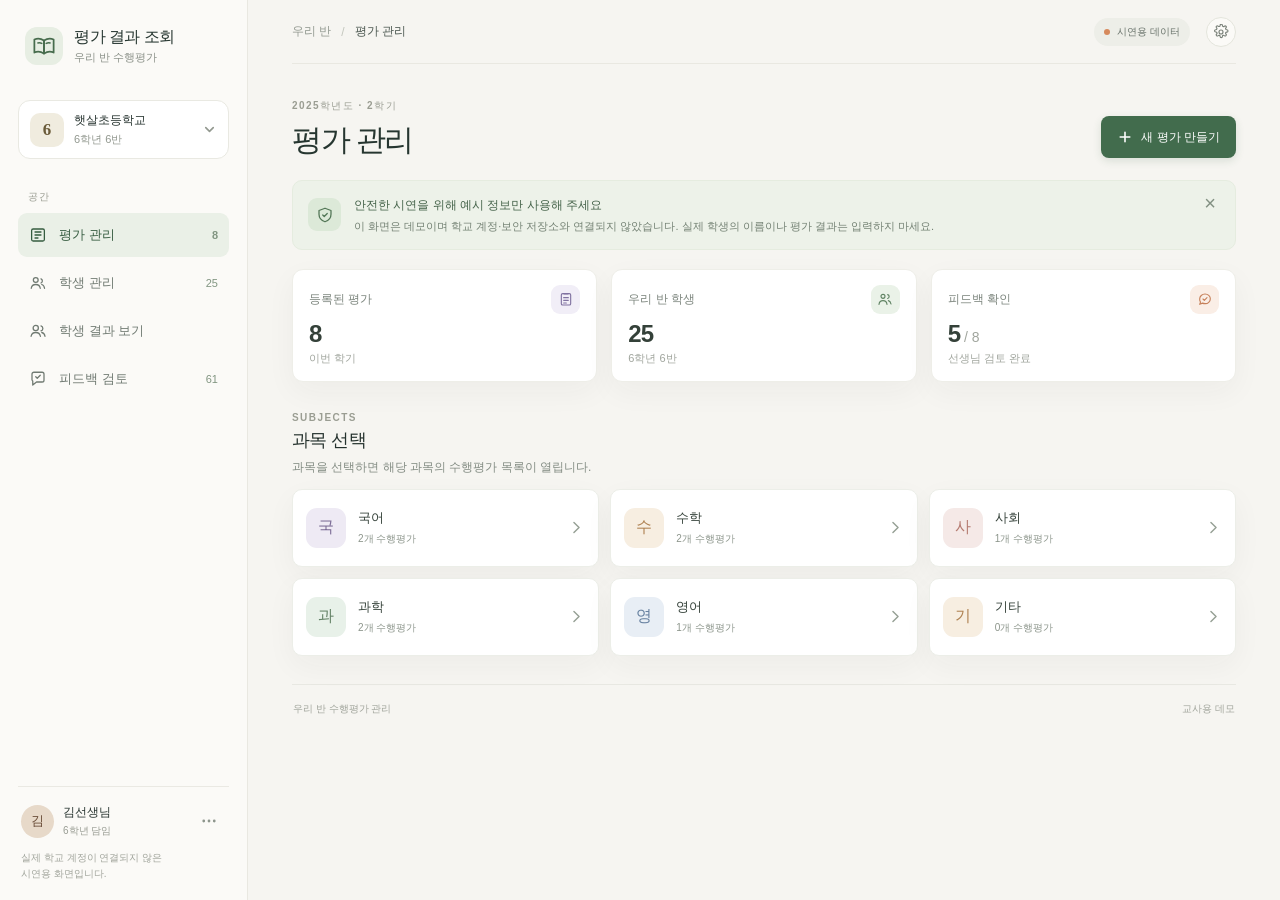
<file: index.html>
<!doctype html>
<html lang="ko">
  <head>
    <meta charset="UTF-8" />
    <meta name="viewport" content="width=device-width, initial-scale=1.0" />
    <meta name="theme-color" content="#f6f5f1" />
    <link rel="icon" href="data:," />
    <title>평가 결과 조회 | 우리 반 수행평가</title>
    <link rel="stylesheet" href="./styles.css" />
    <link rel="stylesheet" href="./bulk.css" />
  </head>
  <body>
    <div class="app-shell">
      <aside class="sidebar" aria-label="주 메뉴">
        <a class="brand" href="#top" aria-label="평가 결과 조회 홈">
          <span class="brand-mark" aria-hidden="true">
            <svg viewBox="0 0 32 32" fill="none"><path d="M5 8.5c4.2-1.8 8-.8 11 1.2v15c-3-2-6.8-3-11-1.2v-15Z" stroke="currentColor" stroke-width="2" stroke-linejoin="round"/><path d="M27 8.5c-4.2-1.8-8-.8-11 1.2v15c3-2 6.8-3 11-1.2v-15Z" stroke="currentColor" stroke-width="2" stroke-linejoin="round"/><path d="M9 12.5c1.6-.4 3.1-.2 4.5.5M23 12.5c-1.6-.4-3.1-.2-4.5.5" stroke="currentColor" stroke-width="1.7" stroke-linecap="round"/></svg>
          </span>
          <span><strong>평가 결과 조회</strong><small>우리 반 수행평가</small></span>
        </a>

        <div class="class-picker">
          <span class="class-avatar">6</span>
          <span><strong id="school-display">햇살초등학교</strong><small id="class-display">6학년 6반</small></span>
          <svg class="chevron" viewBox="0 0 16 16" aria-hidden="true"><path d="m4 6 4 4 4-4"/></svg>
        </div>

        <p class="nav-label">공간</p>
        <nav class="main-nav">
          <button class="nav-item active" data-view="teacher" aria-current="page">
            <svg viewBox="0 0 24 24" aria-hidden="true"><rect x="3.5" y="4" width="17" height="16" rx="2"/><path d="M8 8h8M8 12h8M8 16h4"/></svg>
            <span>평가 관리</span><span class="nav-count" id="assessment-count">8</span>
          </button>
          <button class="nav-item" data-view="students">
            <svg viewBox="0 0 24 24" aria-hidden="true"><circle cx="9" cy="8" r="3.2"/><path d="M3 19c.5-3.3 2.5-5 6-5s5.5 1.7 6 5M16 6.5a3 3 0 0 1 0 5.5M17 14c2.1.6 3.3 2.2 3.7 5"/></svg>
            <span>학생 관리</span><span class="nav-count" id="student-count">25</span>
          </button>
          <button class="nav-item" data-view="student">
            <svg viewBox="0 0 24 24" aria-hidden="true"><circle cx="9" cy="8" r="3.5"/><path d="M2.8 19c.6-3.2 2.7-5 6.2-5s5.6 1.8 6.2 5M16 5.2a3.5 3.5 0 0 1 0 6.7M17 14c2.5.5 3.9 2.1 4.3 5"/></svg>
            <span>학생 결과 보기</span>
          </button>
          <button class="nav-item" data-view="reviews">
            <svg viewBox="0 0 24 24" aria-hidden="true"><path d="M4 5.5A2.5 2.5 0 0 1 6.5 3h11A2.5 2.5 0 0 1 20 5.5v8a2.5 2.5 0 0 1-2.5 2.5H10l-5 4v-5.3A2.5 2.5 0 0 1 4 13V5.5Z"/><path d="m9 9 2 2 4-4"/></svg>
            <span>피드백 검토</span><span class="nav-count" id="review-count">0</span>
          </button>
        </nav>

        <div class="sidebar-bottom">
          <div class="teacher-profile">
            <div class="profile-avatar" id="teacher-avatar">김</div>
            <span><strong id="teacher-display-name">김선생님</strong><small id="teacher-display-info">6학년 담임</small></span>
            <button class="icon-button" id="teacher-settings" type="button" aria-label="교사 정보 수정">
              <svg viewBox="0 0 24 24" aria-hidden="true"><circle cx="5" cy="12" r="1"/><circle cx="12" cy="12" r="1"/><circle cx="19" cy="12" r="1"/></svg>
            </button>
          </div>
          <p class="sidebar-note">실제 학교 계정이 연결되지 않은<br />시연용 화면입니다.</p>
        </div>
      </aside>

      <main class="main-content" id="top">
        <header class="topbar">
          <div class="breadcrumbs"><span>우리 반</span><span class="crumb-separator">/</span><strong id="breadcrumb-current">평가 관리</strong></div>
          <div class="topbar-right">
            <span class="demo-badge"><span></span> 시연용 데이터</span>
            <button class="help-button" id="class-settings" type="button" aria-label="학교·학급·교사 정보 수정" title="학교·학급·교사 정보 수정">
              <svg viewBox="0 0 24 24" aria-hidden="true"><circle cx="12" cy="12" r="3"/><path d="m19.4 15 .1.1a1.7 1.7 0 0 1-2.4 2.4l-.1-.1a1.7 1.7 0 0 0-2.9 1.2v.2a1.7 1.7 0 0 1-3.4 0v-.2a1.7 1.7 0 0 0-2.9-1.2l-.1.1a1.7 1.7 0 0 1-2.4-2.4l.1-.1A1.7 1.7 0 0 0 4.2 12H4a1.7 1.7 0 0 1 0-3.4h.2a1.7 1.7 0 0 0 1.2-2.9l-.1-.1a1.7 1.7 0 0 1 2.4-2.4l.1.1a1.7 1.7 0 0 0 2.9-1.2V2a1.7 1.7 0 0 1 3.4 0v.2a1.7 1.7 0 0 0 2.9 1.2l.1-.1a1.7 1.7 0 0 1 2.4 2.4l-.1.1a1.7 1.7 0 0 0 1.2 2.9h.2a1.7 1.7 0 0 1 0 3.4h-.2a1.7 1.7 0 0 0-1.2 2.9Z"/></svg>
            </button>
          </div>
        </header>

        <section class="view teacher-view" id="teacher-view">
          <div class="page-intro">
            <div>
              <p class="eyebrow">2025학년도 · 2학기</p>
              <h1>평가 관리</h1>
            </div>
            <button class="button button-primary" id="new-assessment" type="button">
              <svg viewBox="0 0 20 20" aria-hidden="true"><path d="M10 4v12M4 10h12"/></svg>
              새 평가 만들기
            </button>
          </div>

          <div class="privacy-banner">
            <span class="privacy-icon" aria-hidden="true">
              <svg viewBox="0 0 24 24"><path d="M12 3 20 6v5c0 5-3.4 8.4-8 10-4.6-1.6-8-5-8-10V6l8-3Z"/><path d="m9 12 2 2 4-4"/></svg>
            </span>
            <div><strong>안전한 시연을 위해 예시 정보만 사용해 주세요</strong><p>이 화면은 데모이며 학교 계정·보안 저장소와 연결되지 않았습니다. 실제 학생의 이름이나 평가 결과는 입력하지 마세요.</p></div>
            <button class="banner-close" type="button" aria-label="안내 닫기">×</button>
          </div>

          <div class="stats-grid" aria-label="평가 요약">
            <article class="stat-card">
              <div class="stat-top"><span>등록된 평가</span><span class="stat-icon lilac"><svg viewBox="0 0 24 24" aria-hidden="true"><rect x="5" y="4" width="14" height="17" rx="2"/><path d="M9 4.5h6M8.5 10h7M8.5 14h7M8.5 18h4"/></svg></span></div>
              <strong class="stat-number" id="stat-assessments">8</strong><small>이번 학기</small>
            </article>
            <article class="stat-card">
              <div class="stat-top"><span>우리 반 학생</span><span class="stat-icon mint"><svg viewBox="0 0 24 24" aria-hidden="true"><circle cx="9" cy="8" r="3"/><path d="M3 20c.5-3.5 2.5-5.5 6-5.5s5.5 2 6 5.5M16 5.5a3 3 0 0 1 0 5.8M17 14.5c2.2.6 3.5 2.3 4 5"/></svg></span></div>
              <strong class="stat-number" id="stat-students">25</strong><small id="class-stat-label">6학년 6반</small>
            </article>
            <article class="stat-card">
              <div class="stat-top"><span>피드백 확인</span><span class="stat-icon peach"><svg viewBox="0 0 24 24" aria-hidden="true"><path d="M20 11.5a7.5 7.5 0 0 1-8 7.5 8.6 8.6 0 0 1-3.7-.8L4 20l1.3-3.4A7 7 0 0 1 4 12c0-4.1 3.6-7.5 8-7.5s8 3.1 8 7Z"/><path d="m9 12 2 2 4-4"/></svg></span></div>
              <strong class="stat-number"><span id="stat-reviewed">2</span><em id="stat-reviewed-total">/ 8</em></strong><small>선생님 검토 완료</small>
            </article>
          </div>

          <section class="subject-picker-section" id="subject-picker" aria-labelledby="subject-picker-heading">
            <div class="section-heading"><div><p class="eyebrow">SUBJECTS</p><h2 id="subject-picker-heading">과목 선택</h2><p class="subject-picker-copy">과목을 선택하면 해당 과목의 수행평가 목록이 열립니다.</p></div></div>
            <div class="subject-grid" id="subject-grid"></div>
          </section>

          <section class="assessment-section hidden" id="assessment-pane" aria-labelledby="assessment-heading">
            <div class="section-heading">
              <div class="subject-list-title"><button class="back-subjects" id="back-to-subjects" type="button"><svg viewBox="0 0 20 20" aria-hidden="true"><path d="m12.5 4-6 6 6 6"/></svg>과목 목록</button><h2 id="assessment-heading">과목 수행평가</h2></div>
              <label class="search-box">
                <svg viewBox="0 0 20 20" aria-hidden="true"><circle cx="8.8" cy="8.8" r="5.8"/><path d="m13 13 4 4"/></svg>
                <input id="assessment-search" type="search" placeholder="평가 검색" aria-label="평가 검색" />
              </label>
            </div>
            <div class="assessment-list" id="assessment-list"></div>
          </section>

          <footer class="page-footer"><span>우리 반 수행평가 관리</span><span>교사용 데모</span></footer>
        </section>

        <section class="view students-view hidden" id="students-view">
          <div class="page-intro">
            <div><p class="eyebrow">CLASS ROSTER</p><h1>학생 관리</h1><p class="intro-copy">출석번호와 학생 이름을 등록하고 수정합니다.</p></div>
            <button class="button button-primary" id="add-student" type="button"><svg viewBox="0 0 20 20" aria-hidden="true"><path d="M10 4v12M4 10h12"/></svg>학생 등록</button>
          </div>
          <div class="privacy-banner"><span class="privacy-icon" aria-hidden="true"><svg viewBox="0 0 24 24"><path d="M12 3 20 6v5c0 5-3.4 8.4-8 10-4.6-1.6-8-5-8-10V6l8-3Z"/><path d="m9 12 2 2 4-4"/></svg></span><div><strong>시연용 학생 정보만 사용해 주세요</strong><p>이 화면은 보안 계정과 저장소에 연결되어 있지 않습니다. 실제 학생 이름이나 개인정보는 입력하지 마세요.</p></div></div>
          <div class="roster-summary"><span class="roster-summary-number" id="student-management-total">25</span><span><strong>명 등록</strong><small>출석번호 순으로 표시</small></span></div>
          <section class="assessment-section" aria-labelledby="roster-heading">
            <div class="section-heading"><div><p class="eyebrow">STUDENTS</p><h2 id="roster-heading">우리 반 학생</h2></div><label class="search-box"><svg viewBox="0 0 20 20" aria-hidden="true"><circle cx="8.8" cy="8.8" r="5.8"/><path d="m13 13 4 4"/></svg><input id="student-search" type="search" placeholder="번호 또는 이름 검색" aria-label="번호 또는 이름 검색" /></label></div>
            <div class="roster-table"><div class="roster-table-head"><span>출석번호</span><span>학생 이름</span><span>데모 PIN</span><span>평가 현황</span><span></span></div><div id="student-list"></div></div>
          </section>
          <footer class="page-footer"><span>학생 정보 관리</span><span>교사용 데모</span></footer>
        </section>

        <section class="view reviews-view hidden" id="reviews-view">
          <div class="page-intro">
            <div><p class="eyebrow">TEACHER REVIEW</p><h1>피드백 검토</h1><p class="intro-copy">과목·단원별로 전체 학생의 피드백을 확인하고 한 번에 공개하세요.</p></div>
          </div>
          <div class="review-overview"><span class="review-overview-icon"><svg viewBox="0 0 24 24" aria-hidden="true"><path d="M4 5.5A2.5 2.5 0 0 1 6.5 3h11A2.5 2.5 0 0 1 20 5.5v8a2.5 2.5 0 0 1-2.5 2.5H10l-5 4v-5.3A2.5 2.5 0 0 1 4 13V5.5Z"/><path d="m9 9 2 2 4-4"/></svg></span><div><strong><span id="review-pending-total">0</span>건 검토 대기</strong><p>검토 후 저장하면 학생 결과 화면에 공개됩니다.</p></div></div>
          <section class="subject-picker-section" id="review-subject-picker" aria-labelledby="review-subject-heading">
            <div class="section-heading"><div><p class="eyebrow">SUBJECTS</p><h2 id="review-subject-heading">과목 선택</h2><p class="subject-picker-copy">과목을 선택하면 해당 과목의 검토 대기 평가가 열립니다.</p></div></div>
            <div class="subject-grid" id="review-subject-grid"></div>
          </section>
          <section class="assessment-section hidden" id="review-assessment-pane" aria-labelledby="review-heading">
            <div class="section-heading"><div class="subject-list-title"><button class="back-subjects" id="back-to-review-subjects" type="button"><svg viewBox="0 0 20 20" aria-hidden="true"><path d="m12.5 4-6 6 6 6"/></svg>과목 목록</button><h2 id="review-heading">과목 검토 대기</h2></div><label class="search-box"><svg viewBox="0 0 20 20" aria-hidden="true"><circle cx="8.8" cy="8.8" r="5.8"/><path d="m13 13 4 4"/></svg><input id="review-search" type="search" placeholder="단원 검색" aria-label="단원 검색" /></label></div>
            <div class="review-queue" id="review-queue"></div>
          </section>
          <footer class="page-footer"><span>피드백은 교사 검토 후 학생에게 공개됩니다.</span><span>교사용 데모</span></footer>
        </section>

        <section class="view student-view hidden" id="student-view">
          <div class="page-intro student-intro">
            <div><p class="eyebrow">MY ASSESSMENTS</p><h1>평가 결과 조회</h1><p class="intro-copy">수행평가 성취수준과 선생님 피드백을 확인하세요.</p></div>
          </div>
          <div class="student-layout">
            <section class="student-login-card" id="student-login-card" aria-labelledby="login-title">
              <div class="login-illustration" aria-hidden="true"><svg viewBox="0 0 96 82" fill="none"><path d="M16 21c12-7 23-4 32 2v45c-9-6-20-9-32-2V21Z" fill="#fff" stroke="#263A33" stroke-width="2.5" stroke-linejoin="round"/><path d="M80 21c-12-7-23-4-32 2v45c9-6 20-9 32-2V21Z" fill="#E6F2E7" stroke="#263A33" stroke-width="2.5" stroke-linejoin="round"/><path d="M26 31c5-1 10 0 14 2M70 31c-5-1-10 0-14 2M26 40c5-1 10 0 14 2M70 40c-5-1-10 0-14 2" stroke="#91AA82" stroke-width="2" stroke-linecap="round"/><path d="M48 14v7M44.5 17.5h7" stroke="#F2A15F" stroke-width="2.5" stroke-linecap="round"/></svg></div>
              <p class="eyebrow">WELCOME BACK</p><h2 id="login-title">내 결과 찾아보기</h2><p class="login-copy">선생님이 알려주신 번호와 PIN을 입력해요.</p>
              <form id="student-login-form">
                <label class="field-label" for="student-number">내 번호</label>
                <div class="input-wrap"><svg viewBox="0 0 20 20" aria-hidden="true"><circle cx="10" cy="6.5" r="3"/><path d="M4 17c.4-3.2 2.4-5 6-5s5.6 1.8 6 5"/></svg><input id="student-number" name="student-number" inputmode="numeric" autocomplete="off" placeholder="예: 12" required /></div>
                <label class="field-label" for="student-pin">개인 PIN</label>
                <div class="input-wrap"><svg viewBox="0 0 20 20" aria-hidden="true"><rect x="4" y="8" width="12" height="9" rx="2"/><path d="M6.5 8V5.5a3.5 3.5 0 0 1 7 0V8M10 11.5v2"/></svg><input id="student-pin" name="student-pin" type="password" inputmode="numeric" autocomplete="off" placeholder="4자리 숫자" required /></div>
                <p class="form-error hidden" id="login-error" role="alert">번호나 PIN을 다시 확인해 주세요.</p>
                <button class="button button-primary login-submit" type="submit">내 결과 확인하기 <svg viewBox="0 0 20 20" aria-hidden="true"><path d="M4 10h12m-5-5 5 5-5 5"/></svg></button>
              </form>
            </section>

            <section class="student-results hidden" id="student-results" aria-live="polite">
              <div class="results-welcome"><div><h2><span id="result-student-name">학생</span> 학생의 평가 결과</h2><p id="result-count">확인 가능한 평가 0건 · 과목을 선택하세요.</p></div><button class="text-button" id="logout-student" type="button">다른 학생으로 보기</button></div>
              <div class="subject-grid student-subject-grid" id="student-subject-picker"></div>
              <section class="student-assessment-view hidden" id="student-assessment-view" aria-labelledby="student-assessment-heading">
                <div class="student-subject-heading"><button class="back-subjects" id="student-back-to-subjects" type="button"><svg viewBox="0 0 20 20" aria-hidden="true"><path d="m12.5 4-6 6 6 6"/></svg>과목 목록</button><h3 id="student-assessment-heading"></h3></div>
                <div class="student-assessment-list" id="student-assessment-list"></div>
              </section>
            </section>
          </div>
          <footer class="page-footer"><span>학생별 수행평가 결과</span><span>학생 데모</span></footer>
        </section>
      </main>
    </div>

    <dialog class="assessment-dialog" id="student-dialog" aria-labelledby="student-dialog-title">
      <form method="dialog" class="dialog-form" id="student-form">
        <div class="dialog-heading"><div><p class="eyebrow">CLASS ROSTER</p><h2 id="student-dialog-title">학생 등록</h2></div><button class="icon-button student-dialog-close" type="button" aria-label="닫기">×</button></div>
        <label class="field-label" for="roster-number">출석번호</label><input class="plain-input" id="roster-number" inputmode="numeric" pattern="[0-9]+" required placeholder="예: 26" />
        <label class="field-label" for="roster-name">학생 이름</label><input class="plain-input" id="roster-name" required placeholder="시연용 이름을 입력하세요" />
        <p class="dialog-hint">새 학생에게는 4자리 데모 PIN이 자동 지정됩니다. 기존 학생을 수정하면 PIN은 유지됩니다.</p>
        <p class="form-error hidden" id="student-form-error" role="alert"></p>
        <div class="dialog-actions"><button class="button button-quiet student-dialog-cancel" type="button">취소</button><button class="button button-primary" type="submit">저장</button></div>
      </form>
    </dialog>

    <dialog class="assessment-dialog" id="class-settings-dialog" aria-labelledby="class-settings-title">
      <form method="dialog" class="dialog-form" id="class-settings-form">
        <div class="dialog-heading"><div><p class="eyebrow">CLASS SETTINGS</p><h2 id="class-settings-title">학교·학급 정보 수정</h2></div><button class="icon-button settings-close" type="button" aria-label="닫기">×</button></div>
        <label class="field-label" for="school-name-input">학교 이름</label><input class="plain-input" id="school-name-input" required />
        <div class="two-fields"><div><label class="field-label" for="grade-input">학년</label><input class="plain-input" id="grade-input" type="number" min="1" max="6" required /></div><div><label class="field-label" for="class-number-input">반</label><input class="plain-input" id="class-number-input" type="number" min="1" required /></div></div>
        <label class="field-label" for="teacher-name-input">선생님 이름</label><input class="plain-input" id="teacher-name-input" required />
        <label class="field-label" for="teacher-info-input">담당 정보</label><input class="plain-input" id="teacher-info-input" placeholder="예: 6학년 담임" />
        <p class="dialog-hint">설정은 현재 브라우저에만 저장됩니다. 다른 기기와 공유되지는 않습니다.</p>
        <div class="dialog-actions"><button class="button button-quiet settings-cancel" type="button">취소</button><button class="button button-primary" type="submit">저장</button></div>
      </form>
    </dialog>

    <dialog class="assessment-dialog" id="assessment-dialog" aria-labelledby="dialog-title">
      <form method="dialog" class="dialog-form" id="assessment-form">
        <div class="dialog-heading"><div><p class="eyebrow">NEW ASSESSMENT</p><h2 id="dialog-title">새 평가 만들기</h2></div><button class="icon-button dialog-close" type="button" aria-label="닫기">×</button></div>
        <div class="two-fields"><div><label class="field-label" for="assessment-subject">과목</label><select class="plain-input" id="assessment-subject"><option>수학</option><option>국어</option><option>사회</option><option>과학</option><option>영어</option><option>기타</option></select></div><div><label class="field-label" for="assessment-date">평가 날짜</label><input class="plain-input" id="assessment-date" type="date" required /></div></div>
        <label class="field-label" for="assessment-unit">평가 단원</label><select class="plain-input" id="assessment-unit" required></select>
        <label class="field-label" for="assessment-rubric">평가 기준 / 루브릭</label><textarea class="plain-input rubric-input" id="assessment-rubric" rows="3" required placeholder="학생이 무엇을 할 수 있는지 구체적으로 적어 주세요."></textarea>
        <p class="dialog-hint">평가 기준과 성취수준으로 브라우저 안에서 문장 제안을 만들어요. 정보는 외부로 전송되지 않습니다.</p>
        <div class="dialog-actions"><button class="button button-quiet dialog-cancel" type="button">취소</button><button class="button button-primary" type="submit">평가 만들기</button></div>
      </form>
    </dialog>

    <dialog class="feedback-dialog" id="feedback-dialog" aria-labelledby="feedback-dialog-title">
      <form method="dialog" class="dialog-form" id="feedback-form">
        <div class="dialog-heading"><div><p class="eyebrow">TEACHER REVIEW</p><h2 id="feedback-dialog-title">학생 결과 입력</h2></div><button class="icon-button feedback-close" type="button" aria-label="닫기">×</button></div>
        <div class="feedback-student-label" id="feedback-student-label"></div>
        <div id="single-editor">
          <label class="field-label" for="level-select">성취수준</label>
          <select class="plain-input" id="level-select"><option>매우 잘함</option><option>잘함</option><option>보통</option><option>노력 요함</option><option>미실시</option></select>
          <div class="draft-note"><span class="sparkle-icon">✳</span><span><strong>피드백 문장 제안 · AI 아님</strong><small>평가 기준과 성취수준을 조합한 문장입니다. 외부 전송은 없습니다.</small></span><button type="button" id="draft-feedback" class="button button-outline">문장 제안 받기</button></div>
          <label class="field-label" for="feedback-text">피드백 검토 및 수정</label>
          <textarea class="plain-input feedback-textarea" id="feedback-text" rows="5" placeholder="초안을 확인하고 필요한 부분만 수정해 주세요."></textarea>
        </div>
        <div class="bulk-editor hidden" id="bulk-editor"></div>
        <div class="dialog-actions"><button class="button button-quiet feedback-cancel" type="button">취소</button><button class="button button-primary" id="save-feedback" type="button">저장하고 공개</button><button class="button button-primary hidden" id="save-bulk" type="button">전체 저장하고 공개</button></div>
      </form>
    </dialog>

    <div class="toast" id="toast" role="status" aria-live="polite"></div>
    <script src="./app.js"></script>
  </body>
</html>
</file>
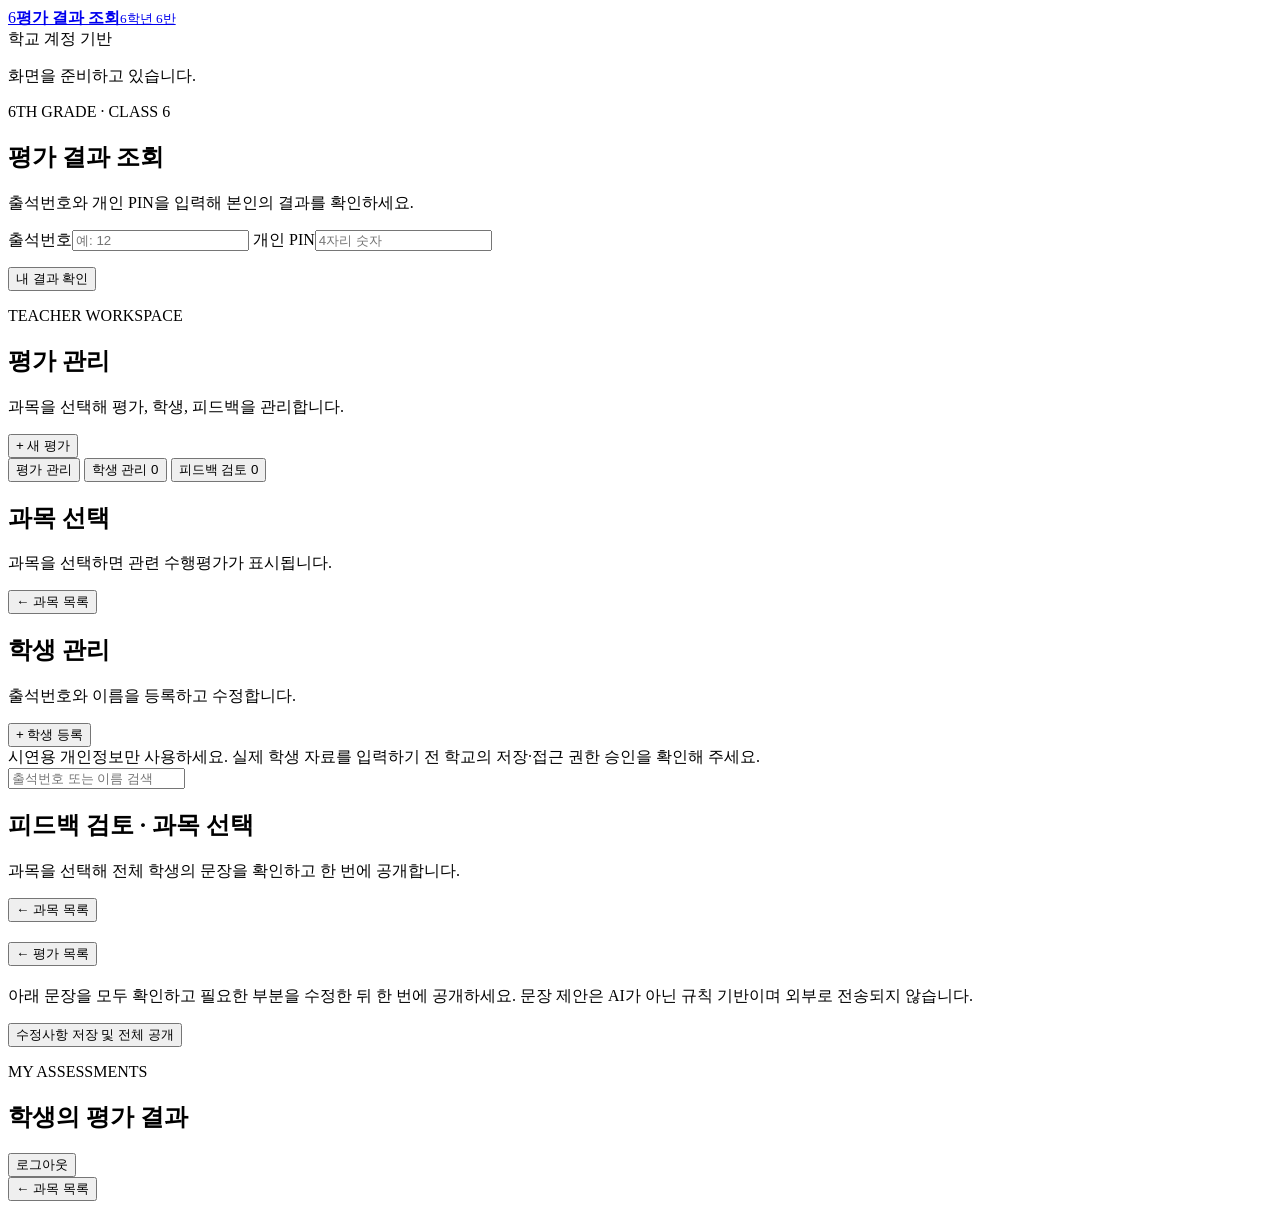
<file: apps-script/Index.html>
<!doctype html>
<html lang="ko">
  <head>
    <base target="_top" />
    <meta charset="UTF-8" />
    <meta name="viewport" content="width=device-width, initial-scale=1" />
    <title>6학년 6반 평가 결과 조회</title>
    <?!= include('Styles'); ?>
  </head>
  <body>
    <header class="topbar">
      <a class="brand" href="#"><span class="brand-icon">6</span><span><strong>평가 결과 조회</strong><small>6학년 6반</small></span></a>
      <div class="topbar-right"><span class="secure-label">학교 계정 기반</span><span id="signed-in-label" class="signed-in-label"></span></div>
    </header>

    <main class="page-wrap">
      <section id="loading-view" class="center-card"><span class="loader"></span><p>화면을 준비하고 있습니다.</p></section>

      <section id="student-login-view" class="login-layout hidden">
        <div class="login-copy"><p class="eyebrow">6TH GRADE · CLASS 6</p><h1>평가 결과 조회</h1><p>출석번호와 개인 PIN을 입력해 본인의 결과를 확인하세요.</p></div>
        <form id="student-login-form" class="panel login-panel">
          <label for="login-number">출석번호</label><input id="login-number" inputmode="numeric" autocomplete="off" required placeholder="예: 12" />
          <label for="login-pin">개인 PIN</label><input id="login-pin" type="password" inputmode="numeric" autocomplete="off" required placeholder="4자리 숫자" />
          <p class="form-error hidden" id="login-error"></p>
          <button class="button primary full" type="submit">내 결과 확인</button>
        </form>
      </section>

      <section id="teacher-view" class="hidden">
        <div class="page-heading"><div><p class="eyebrow">TEACHER WORKSPACE</p><h1>평가 관리</h1><p>과목을 선택해 평가, 학생, 피드백을 관리합니다.</p></div><button class="button primary" id="new-assessment-button" type="button">+ 새 평가</button></div>
        <nav class="teacher-tabs" aria-label="교사 메뉴">
          <button class="tab active" data-page="assessments">평가 관리</button>
          <button class="tab" data-page="students">학생 관리 <span id="student-total-badge">0</span></button>
          <button class="tab" data-page="reviews">피드백 검토 <span id="review-total-badge">0</span></button>
        </nav>

        <section id="teacher-assessments-page" class="teacher-page">
          <div class="page-section-heading"><div><h2 id="teacher-section-title">과목 선택</h2><p id="teacher-section-copy">과목을 선택하면 관련 수행평가가 표시됩니다.</p></div></div>
          <div id="teacher-subject-grid" class="subject-grid"></div>
          <div id="teacher-assessment-list-view" class="hidden">
            <div class="subpage-heading"><button class="button quiet" id="teacher-back-subjects" type="button">← 과목 목록</button><h2 id="teacher-assessment-heading"></h2></div>
            <div id="teacher-assessment-list" class="stack"></div>
          </div>
        </section>

        <section id="teacher-students-page" class="teacher-page hidden">
          <div class="page-section-heading"><div><h2>학생 관리</h2><p>출석번호와 이름을 등록하고 수정합니다.</p></div><button class="button primary" id="add-student-button" type="button">+ 학생 등록</button></div>
          <div class="demo-warning">시연용 개인정보만 사용하세요. 실제 학생 자료를 입력하기 전 학교의 저장·접근 권한 승인을 확인해 주세요.</div>
          <label class="search"><input id="student-search" type="search" placeholder="출석번호 또는 이름 검색" /></label>
          <div id="teacher-student-list" class="stack"></div>
        </section>

        <section id="teacher-reviews-page" class="teacher-page hidden">
          <div class="page-section-heading"><div><h2 id="review-page-heading">피드백 검토 · 과목 선택</h2><p>과목을 선택해 전체 학생의 문장을 확인하고 한 번에 공개합니다.</p></div></div>
          <div id="review-subject-grid" class="subject-grid"></div>
          <div id="review-assessment-list-view" class="hidden">
            <div class="subpage-heading"><button class="button quiet" id="review-back-subjects" type="button">← 과목 목록</button><h2 id="review-assessment-heading"></h2></div>
            <div id="review-assessment-list" class="stack"></div>
          </div>
          <div id="review-editor-view" class="hidden">
            <div class="subpage-heading"><button class="button quiet" id="review-back-assessments" type="button">← 평가 목록</button><h2 id="review-editor-heading"></h2></div>
            <p class="review-help">아래 문장을 모두 확인하고 필요한 부분을 수정한 뒤 한 번에 공개하세요. 문장 제안은 AI가 아닌 규칙 기반이며 외부로 전송되지 않습니다.</p>
            <div id="review-editor-list" class="stack"></div>
            <button class="button primary full" id="publish-all-feedback" type="button">수정사항 저장 및 전체 공개</button>
          </div>
        </section>
      </section>

      <section id="student-view" class="hidden">
        <div class="page-heading"><div><p class="eyebrow">MY ASSESSMENTS</p><h1><span id="student-name-heading"></span> 학생의 평가 결과</h1><p id="student-result-count"></p></div><button class="button quiet" id="student-logout" type="button">로그아웃</button></div>
        <div id="student-subject-grid" class="subject-grid"></div>
        <div id="student-results-view" class="hidden">
          <div class="subpage-heading"><button class="button quiet" id="student-back-subjects" type="button">← 과목 목록</button><h2 id="student-subject-heading"></h2></div>
          <div id="student-results-list" class="stack"></div>
        </div>
      </section>
    </main>

    <dialog id="assessment-dialog" class="dialog">
      <form id="assessment-form" class="dialog-card">
        <div class="dialog-title"><div><p class="eyebrow">NEW ASSESSMENT</p><h2>새 평가 만들기</h2></div><button class="icon-button" type="button" data-close="assessment-dialog">×</button></div>
        <label for="assessment-subject">과목</label><select id="assessment-subject"></select>
        <label for="assessment-unit">평가 단원</label><select id="assessment-unit" required></select>
        <label for="assessment-date">평가 날짜</label><input id="assessment-date" type="date" required />
        <label for="assessment-rubric">평가 기준</label><textarea id="assessment-rubric" rows="3" required placeholder="학생이 무엇을 할 수 있는지 적어 주세요."></textarea>
        <div class="dialog-actions"><button class="button quiet" type="button" data-close="assessment-dialog">취소</button><button class="button primary" type="submit">평가 등록</button></div>
      </form>
    </dialog>

    <dialog id="student-dialog" class="dialog">
      <form id="student-form" class="dialog-card">
        <div class="dialog-title"><div><p class="eyebrow">CLASS ROSTER</p><h2 id="student-dialog-heading">학생 등록</h2></div><button class="icon-button" type="button" data-close="student-dialog">×</button></div>
        <label for="student-number-input">출석번호</label><input id="student-number-input" inputmode="numeric" required />
        <label for="student-name-input">학생 이름</label><input id="student-name-input" required />
        <p class="subtle-note">새 학생에게는 4자리 PIN이 자동으로 지정됩니다. 기존 PIN은 유지됩니다.</p>
        <p id="student-form-error" class="form-error hidden"></p>
        <div class="dialog-actions"><button class="button quiet" type="button" data-close="student-dialog">취소</button><button class="button primary" type="submit">저장</button></div>
      </form>
    </dialog>

    <dialog id="levels-dialog" class="dialog wide-dialog">
      <form id="levels-form" class="dialog-card">
        <div class="dialog-title"><div><p class="eyebrow">ASSESSMENT RESULTS</p><h2 id="levels-dialog-heading"></h2></div><button class="icon-button" type="button" data-close="levels-dialog">×</button></div>
        <div class="inline-controls"><label class="checkbox-line"><input id="select-all-levels" type="checkbox" />전체 선택</label><select id="common-level"></select><button class="small-button" id="apply-common-level" type="button">선택 학생에게 적용</button></div>
        <div id="levels-entry-list" class="stack compact-stack"></div>
        <div class="dialog-actions"><button class="button quiet" type="button" data-close="levels-dialog">취소</button><button class="button primary" type="submit">성취수준 저장</button></div>
      </form>
    </dialog>

    <div id="toast" class="toast" role="status" aria-live="polite"></div>
    <?!= include('Client'); ?>
  </body>
</html>
</file>
<file: styles.css>
:root{font-family:'DM Sans','Gowun Dodum',sans-serif;color:#25322e;background:#f6f5f1;font-synthesis:none;text-rendering:optimizeLegibility;--ink:#263630;--muted:#838b85;--line:#e8e8e1;--paper:#fff;--green:#4e7959;--green-dark:#345c40;--green-soft:#e8f0e7;--coral:#e99566;--shadow:0 10px 30px rgba(38,54,48,.045)}
*{box-sizing:border-box}body{margin:0;min-width:320px;min-height:100vh}button,input,select,textarea{font:inherit}button{cursor:pointer}button:focus-visible,input:focus-visible,select:focus-visible,textarea:focus-visible{outline:3px solid #a8c8a8;outline-offset:2px}svg{width:20px;height:20px;fill:none;stroke:currentColor;stroke-width:1.7;stroke-linecap:round;stroke-linejoin:round}
.app-shell{min-height:100vh}.sidebar{width:248px;position:fixed;inset:0 auto 0 0;background:#fbfaf7;border-right:1px solid #e9e8e1;padding:27px 18px 18px;display:flex;flex-direction:column;z-index:2}.brand{display:flex;align-items:center;gap:11px;padding:0 7px;color:var(--ink);text-decoration:none}.brand-mark{width:38px;height:38px;border-radius:12px;display:grid;place-items:center;background:#e7eee3;color:#476c4d}.brand-mark svg{width:28px;height:28px}.brand strong,.brand small,.class-picker strong,.class-picker small,.teacher-profile strong,.teacher-profile small{display:block}.brand strong{font-family:Manrope,sans-serif;font-size:16px;letter-spacing:-.5px}.brand small{font-size:11px;color:#8a9088;margin-top:2px}.class-picker{display:flex;align-items:center;gap:10px;margin:35px 0 31px;padding:11px;border:1px solid #e9e9e2;border-radius:12px;background:#fff}.class-avatar{width:34px;height:34px;border-radius:10px;background:#f0ecdf;color:#6a5b39;display:grid;place-items:center;font-family:Manrope;font-size:17px;font-weight:800}.class-picker strong{font-size:12px}.class-picker small{font-size:11px;color:#92988f;margin-top:3px}.chevron{width:15px;height:15px;margin-left:auto;color:#939990}.nav-label,.eyebrow{font-size:10px;letter-spacing:1.45px;color:#9a9d92;font-weight:700}.nav-label{padding:0 10px;margin:0 0 9px}.main-nav{display:grid;gap:4px}.nav-item{height:44px;border:0;background:transparent;color:#707a72;border-radius:9px;padding:0 11px;display:flex;align-items:center;gap:12px;text-align:left;font-size:13px}.nav-item svg{width:18px;height:18px}.nav-item.active{background:#eaf0e7;color:#365c40;font-weight:700}.nav-count{margin-left:auto;font-size:11px;color:#819581}.sidebar-bottom{margin-top:auto}.teacher-profile{display:flex;align-items:center;gap:9px;border-top:1px solid #eae9e3;padding:17px 3px 12px}.profile-avatar{width:33px;height:33px;display:grid;place-items:center;border-radius:50%;background:#e7d9c9;color:#6a4d39;font-size:13px}.teacher-profile strong{font-size:12px}.teacher-profile small{font-size:10px;color:#989c93;margin-top:3px}.icon-button{border:0;background:transparent;color:#8d958c;display:grid;place-items:center;width:34px;height:34px;border-radius:8px;margin-left:auto;font-size:22px}.icon-button:hover{background:#f0f1ec}.icon-button svg{width:18px;height:18px}.sidebar-note{font-size:10px;line-height:1.6;color:#a0a49b;margin:0;padding:0 3px}
.main-content{margin-left:248px;min-height:100vh;padding:0 44px}.topbar{height:64px;display:flex;align-items:center;justify-content:space-between;border-bottom:1px solid #e9e8e1}.breadcrumbs{display:flex;gap:10px;align-items:center;font-size:12px;color:#929990}.breadcrumbs strong{font-weight:600;color:#4b5750}.crumb-separator{color:#c3c6bd}.topbar-right{display:flex;align-items:center;gap:16px}.demo-badge{display:flex;align-items:center;gap:7px;font-size:10px;color:#677169;background:#edeee8;border-radius:20px;padding:7px 10px}.demo-badge span,.demo-dot{width:6px;height:6px;border-radius:50%;background:#d68a5d}.help-button{width:30px;height:30px;border:1px solid #e4e5dc;border-radius:50%;background:#fbfaf7;color:#798078;display:grid;place-items:center}.help-button svg{width:16px;height:16px}
.view{max-width:1120px;margin:0 auto}.page-intro{padding:35px 0 22px;display:flex;align-items:flex-end;justify-content:space-between}.page-intro .eyebrow{margin:0 0 9px}.page-intro h1{font-family:Manrope,'Gowun Dodum',sans-serif;letter-spacing:-1.5px;font-size:30px;line-height:1.2;margin:0;color:#263630}.intro-copy{font-size:13px;color:#818980;margin:10px 0 0}.button{min-height:42px;border:1px solid transparent;border-radius:8px;padding:0 15px;display:inline-flex;align-items:center;justify-content:center;gap:8px;font-size:12px;font-weight:700;transition:background .18s,border .18s,transform .12s}.button:active{transform:translateY(1px)}.button svg{width:16px;height:16px}.button-primary{background:#426c4d;color:#fff;box-shadow:0 3px 8px rgba(45,92,58,.14)}.button-primary:hover{background:#345b3e}.button-primary svg{stroke-width:2}.button-quiet{background:#f4f4ef;color:#5e685f}.button-outline{background:#fff;border-color:#cad8c8;color:#45684b;min-height:34px;padding:0 11px;font-size:11px}.button-outline:hover{background:#f1f6ef}
.privacy-banner{position:relative;display:flex;align-items:center;gap:13px;padding:14px 42px 14px 15px;background:#edf2e9;border:1px solid #e5ecdf;border-radius:10px}.privacy-icon{width:33px;height:33px;flex:0 0 33px;background:#dce9d8;border-radius:9px;display:grid;place-items:center;color:#527656}.privacy-icon svg{width:18px;height:18px}.privacy-banner strong{font-size:11px;color:#45634a}.privacy-banner p{font-size:10px;line-height:1.5;color:#738173;margin:4px 0 0}.banner-close{position:absolute;right:11px;top:8px;width:28px;height:28px;border:0;background:transparent;color:#829082;font-size:20px}.stats-grid{display:grid;grid-template-columns:repeat(3,minmax(0,1fr));gap:14px;margin:19px 0 30px}.stat-card{min-height:109px;padding:15px 16px;background:#fff;border:1px solid #eeeee8;border-radius:11px;box-shadow:var(--shadow)}.stat-top{display:flex;align-items:center;justify-content:space-between;color:#7c857d;font-size:11px}.stat-icon{width:29px;height:29px;display:grid;place-items:center;border-radius:9px}.stat-icon svg{width:16px;height:16px}.stat-icon.lilac{background:#f1eef7;color:#8173a1}.stat-icon.mint{background:#eaf2e8;color:#608363}.stat-icon.peach{background:#faeee6;color:#c6815b}.stat-number{display:block;margin-top:8px;font-family:Manrope,sans-serif;font-size:24px;letter-spacing:-1px;line-height:1;color:#344139}.stat-number em{font-style:normal;font-weight:500;font-size:14px;color:#a0a59d;letter-spacing:0;margin-left:4px}.stat-card>small{display:block;font-size:10px;color:#a0a59d;margin-top:5px}
.assessment-section{padding-bottom:24px}.section-heading{display:flex;align-items:flex-end;justify-content:space-between;margin-bottom:13px}.section-heading .eyebrow{margin:0 0 5px}.section-heading h2{font-family:Manrope,'Gowun Dodum',sans-serif;letter-spacing:-.6px;font-size:18px;margin:0}.search-box{width:200px;height:34px;display:flex;align-items:center;gap:7px;padding:0 9px;border:1px solid #e7e8e1;border-radius:7px;background:#fff;color:#929990}.search-box svg{width:15px;height:15px}.search-box input{width:100%;border:0;outline:none;color:var(--ink);font-size:11px;background:transparent}.search-box input::placeholder{color:#a8ada5}.assessment-list{display:grid;gap:9px}.assessment-card{background:#fff;border:1px solid #eeeee8;border-radius:10px;box-shadow:var(--shadow);overflow:hidden}.assessment-row{width:100%;min-height:77px;border:0;background:#fff;padding:12px 16px;display:flex;align-items:center;text-align:left;gap:13px;color:inherit}.assessment-row:hover{background:#fdfdfa}.subject-mark{width:40px;height:40px;flex:0 0 40px;border-radius:11px;display:grid;place-items:center;font-family:Manrope,sans-serif;font-size:16px;font-weight:800}.subject-mark.math{background:#f7eee1;color:#ae8050}.subject-mark.korean{background:#eeeaf4;color:#7c6d96}.subject-mark.science{background:#e8f1e9;color:#648267}.subject-mark.english{background:#e8eef5;color:#6882a1}.subject-mark.social{background:#f5e9e7;color:#b57a70}.assessment-info{min-width:0;flex:1}.assessment-info strong{display:block;font-size:13px;font-weight:700;color:#354139;white-space:nowrap;overflow:hidden;text-overflow:ellipsis}.assessment-meta{display:flex;gap:8px;align-items:center;font-size:10px;color:#969c94;margin-top:6px}.assessment-meta .meta-dot{width:3px;height:3px;border-radius:50%;background:#c8ccc4}.progress-wrap{width:130px;flex:0 0 130px}.progress-copy{display:flex;justify-content:space-between;color:#8b938a;font-size:10px;margin-bottom:6px}.progress-copy strong{color:#59675d;font-size:10px}.progress-track{height:5px;background:#eef0eb;border-radius:5px;overflow:hidden}.progress-fill{height:100%;border-radius:5px;background:#8eb18d}.progress-fill.complete{background:#74a278}.status-chip{font-size:9px;border-radius:20px;padding:5px 8px;white-space:nowrap}.status-chip.reviewed{background:#eef3ec;color:#618364}.status-chip.pending{background:#f4f0e8;color:#ad895d}.row-chevron{color:#a7ada4;width:16px;height:16px;transition:transform .2s}.assessment-card.expanded .row-chevron{transform:rotate(180deg)}.assessment-details{display:none;border-top:1px solid #f0f0eb;padding:16px}.assessment-card.expanded .assessment-details{display:block}.detail-grid{display:grid;grid-template-columns:minmax(170px,1fr) minmax(160px,1.2fr) auto;gap:14px;align-items:start}.detail-label{display:block;color:#9a9f96;text-transform:uppercase;letter-spacing:.8px;font-size:9px;font-weight:700;margin-bottom:6px}.rubric-copy{font-size:11px;color:#556159;line-height:1.6;margin:0}.student-completion{font-size:11px;color:#778078}.detail-actions{display:flex;gap:7px;justify-content:flex-end}.small-action{height:33px;border:1px solid #e5e8e0;border-radius:7px;background:#fff;padding:0 10px;color:#58665b;font-size:10px;font-weight:600}.small-action:hover{background:#f5f7f2}.small-action.delete{color:#a76d5c}.empty-state{background:#fff;border:1px dashed #d8dcd3;border-radius:10px;padding:30px;text-align:center;color:#8c958b;font-size:12px}.page-footer{display:flex;justify-content:space-between;border-top:1px solid #e8e8e2;padding:17px 1px 22px;color:#a0a49b;font-size:10px}.page-footer i{font-style:normal;padding:0 4px;color:#c4c8bf}
.student-intro{padding-top:40px;padding-bottom:22px}.student-intro h1{font-size:32px}.student-sun{position:relative;width:73px;height:73px;margin-right:13px;margin-bottom:5px;border-radius:50%;background:#f6e8c9}.student-sun span{position:absolute;inset:14px;border-radius:50%;background:#e8ac70}.student-sun i,.student-sun b{position:absolute;display:block;width:9px;height:9px;border-radius:50%;background:#fff4dc;top:28px}.student-sun i{left:26px}.student-sun b{right:25px}.student-layout{max-width:850px;margin:16px auto 30px}.student-login-card{max-width:420px;margin:0 auto;background:#fff;border:1px solid #ecece5;border-radius:15px;padding:24px 30px 18px;box-shadow:0 15px 40px rgba(44,61,51,.06)}.login-illustration{width:90px;height:78px;margin:0 auto 5px;display:grid;place-items:center}.login-illustration svg{width:92px;height:78px}.student-login-card>.eyebrow{text-align:center;margin:4px 0 7px}.student-login-card h2,.results-welcome h2{font-family:Manrope,'Gowun Dodum',sans-serif;text-align:center;font-size:20px;letter-spacing:-.5px;margin:0;color:#2f3d35}.login-copy{text-align:center;font-size:11px;color:#8b938a;margin:7px 0 19px}.field-label{display:block;font-size:11px;font-weight:700;color:#4f5b51;margin:13px 0 7px}.input-wrap{height:42px;border:1px solid #e3e7df;border-radius:7px;display:flex;align-items:center;padding:0 11px;gap:9px;color:#9aa398}.input-wrap:focus-within{border-color:#9db99a}.input-wrap svg{width:16px;height:16px}.input-wrap input{width:100%;border:0;outline:0;background:transparent;font-size:12px;color:#344139}.input-wrap input::placeholder{color:#b3b9b1}.login-submit{width:100%;margin-top:17px;height:43px}.login-submit svg{margin-left:auto}.form-error{color:#b95748;font-size:11px;margin:8px 0 0}.demo-credentials{margin-top:17px;padding-top:13px;border-top:1px solid #f0f0eb;display:flex;align-items:center;gap:7px;color:#8b9288;font-size:10px}.demo-credentials strong{color:#6d7f6b}.demo-dot{background:#8fb38c}.demo-credentials i{font-style:normal;color:#c7cbc2;margin:0 2px}.demo-credentials button{margin-left:auto;border:0;background:transparent;color:#547b59;font-size:10px;font-weight:700;text-decoration:underline;text-underline-offset:2px}.student-results{padding:6px 0}.results-welcome{display:flex;justify-content:space-between;align-items:center;margin:0 0 17px}.results-welcome .eyebrow{margin:0 0 7px}.results-welcome h2{text-align:left;font-size:23px}.results-welcome p:not(.eyebrow){font-size:11px;color:#8a9389;margin:6px 0 0}.text-button{border:0;background:transparent;color:#66806a;font-size:11px;text-decoration:underline;text-underline-offset:3px}.growth-note{display:flex;align-items:center;gap:12px;padding:13px 16px;background:#eef3e9;border-radius:10px;margin-bottom:16px}.growth-star{width:31px;height:31px;border-radius:50%;background:#dce9d5;color:#739171;display:grid;place-items:center;font-size:19px}.growth-note p{font-size:11px;line-height:1.7;color:#596c5a;margin:0}.growth-note strong{color:#3e6244}.growth-note p span{color:#849281}.student-assessment-list{display:grid;gap:11px}.result-card{background:#fff;border:1px solid #edeee8;border-radius:11px;padding:16px 18px;box-shadow:var(--shadow)}.result-card-head{display:flex;justify-content:space-between;align-items:flex-start;gap:12px}.result-subject{font-size:9px;letter-spacing:.8px;font-weight:700;color:#98a095;margin:0 0 5px}.result-card h3{font-size:14px;margin:0;color:#344139}.result-date{font-size:10px;color:#a0a69d;white-space:nowrap}.level-badge{display:inline-flex;align-items:center;gap:6px;margin-top:12px;padding:6px 9px;border-radius:6px;font-size:10px;font-weight:700}.level-badge:before{content:'';width:6px;height:6px;border-radius:50%;background:currentColor}.level-very{background:#e9f2e5;color:#5b805b}.level-good{background:#e9f0f1;color:#5d7b80}.level-mid{background:#f5f0e2;color:#a1874f}.level-effort{background:#f7ece7;color:#b87d62}.feedback-box{margin-top:13px;border-radius:8px;background:#faf9f5;padding:12px 13px}.feedback-box .feedback-title{display:flex;align-items:center;gap:6px;color:#677762;font-size:10px;font-weight:700;margin:0 0 6px}.feedback-box .feedback-title svg{width:14px;height:14px}.feedback-box p:last-child{white-space:pre-line;font-size:11px;line-height:1.7;color:#626d63;margin:0}.hidden{display:none!important}
.assessment-dialog,.feedback-dialog{width:min(520px,calc(100vw - 28px));max-height:calc(100vh - 30px);border:1px solid #e7e9e1;border-radius:14px;padding:0;color:var(--ink);box-shadow:0 24px 80px rgba(26,38,30,.2)}dialog::backdrop{background:rgba(33,43,36,.36);backdrop-filter:blur(2px)}.dialog-form{padding:24px}.dialog-heading{display:flex;justify-content:space-between;align-items:flex-start;margin-bottom:18px}.dialog-heading .eyebrow{margin:0 0 5px}.dialog-heading h2{font-size:19px;letter-spacing:-.5px;margin:0}.dialog-close,.feedback-close{margin:-4px -7px 0 0;font-size:24px}.plain-input{display:block;width:100%;min-height:40px;border:1px solid #e2e6de;border-radius:7px;background:#fff;padding:9px 10px;color:#39463d;font-size:12px}.plain-input::placeholder{color:#b1b7ae}.rubric-input,.feedback-textarea{resize:vertical;line-height:1.6}.two-fields{display:grid;grid-template-columns:1fr 1fr;gap:12px}.dialog-hint{font-size:10px;line-height:1.5;color:#8b9388;background:#f5f5ef;padding:9px 10px;border-radius:6px;margin:12px 0 0}.dialog-actions{display:flex;justify-content:flex-end;gap:8px;margin-top:19px}.feedback-student-label{background:#f5f6f1;color:#627064;border-radius:7px;padding:10px 11px;font-size:11px;margin:0 0 14px}.draft-note{display:flex;align-items:center;gap:9px;padding:10px;background:#f0f4eb;border:1px solid #e7eee1;border-radius:8px;margin:14px 0}.sparkle-icon{width:25px;height:25px;flex:0 0 25px;display:grid;place-items:center;color:#658361;font-size:15px}.draft-note span:nth-child(2){flex:1}.draft-note strong,.draft-note small{display:block}.draft-note strong{font-size:10px;color:#526b52}.draft-note small{font-size:9px;color:#879183;margin-top:3px}.toast{position:fixed;left:50%;bottom:25px;z-index:5;transform:translate(-50%,12px);opacity:0;pointer-events:none;padding:11px 16px;background:#2e4034;color:white;border-radius:8px;font-size:11px;box-shadow:0 8px 22px rgba(30,45,34,.2);transition:opacity .2s,transform .2s}.toast.show{opacity:1;transform:translate(-50%,0)}
@media(max-width:1050px){.main-content{padding:0 28px}.sidebar{width:220px}.main-content{margin-left:220px}.progress-wrap{width:110px;flex-basis:110px}.detail-grid{grid-template-columns:1fr 1fr}.detail-actions{grid-column:1/-1}.student-layout{max-width:760px}}
@media(max-width:760px){.sidebar{position:sticky;top:0;width:auto;height:60px;inset:auto;flex-direction:row;align-items:center;padding:0 15px;border-right:0;border-bottom:1px solid #e9e8e1}.brand{padding:0}.brand-mark{width:33px;height:33px}.brand strong{font-size:14px}.brand small{display:none}.class-picker,.nav-label,.sidebar-bottom{display:none}.main-nav{display:flex;margin-left:auto;gap:4px}.nav-item{width:41px;height:40px;justify-content:center;padding:0}.nav-item span:not(.nav-count){display:none}.nav-count{display:none}.main-content{margin-left:0;padding:0 18px}.topbar{height:49px}.page-intro{padding:27px 0 18px;align-items:flex-start;gap:10px}.page-intro h1{font-size:25px}.intro-copy{font-size:11px;line-height:1.55}.page-intro>.button{font-size:0;width:42px;min-width:42px;padding:0}.page-intro>.button svg{width:18px;height:18px}.privacy-banner{align-items:flex-start;padding:12px 32px 12px 11px;gap:9px}.privacy-icon{width:29px;height:29px;flex-basis:29px}.privacy-banner strong{font-size:10px}.privacy-banner p{font-size:9px}.stats-grid{gap:7px;margin:14px 0 25px}.stat-card{min-height:96px;padding:11px 10px}.stat-top{font-size:9px}.stat-icon{width:24px;height:24px}.stat-number{font-size:21px;margin-top:10px}.stat-card>small{font-size:9px}.section-heading{align-items:center}.section-heading h2{font-size:17px}.search-box{width:144px;height:32px}.assessment-row{min-height:68px;padding:10px;gap:9px}.subject-mark{width:34px;height:34px;flex-basis:34px;font-size:14px;border-radius:9px}.assessment-info strong{font-size:11px}.assessment-meta{font-size:9px;gap:5px}.progress-wrap{width:61px;flex-basis:61px}.progress-copy{font-size:8px}.progress-copy strong{font-size:8px}.status-chip{display:none}.row-chevron{width:14px}.assessment-details{padding:12px}.detail-grid{grid-template-columns:1fr}.detail-actions{grid-column:auto;justify-content:flex-start}.page-footer{font-size:9px}.student-intro{padding-top:29px}.student-intro h1{font-size:28px}.student-sun{width:53px;height:53px;margin:0 4px 5px 0}.student-sun span{inset:10px}.student-sun i,.student-sun b{top:20px;width:7px;height:7px}.student-sun i{left:19px}.student-sun b{right:18px}.student-layout{margin-top:5px}.student-login-card{padding:19px 20px 15px}.results-welcome{align-items:flex-start}.results-welcome h2{font-size:19px}.results-welcome p:not(.eyebrow){max-width:220px;line-height:1.5}.text-button{font-size:10px;padding:4px 0}.result-card{padding:13px}.result-card h3{font-size:13px}.growth-note{padding:11px}.two-fields{gap:8px}.dialog-form{padding:19px}.dialog-heading{margin-bottom:13px}}
@media(max-width:390px){.main-content{padding:0 12px}.topbar-right{gap:8px}.demo-badge{font-size:9px;padding:6px 8px}.stats-grid{grid-template-columns:repeat(3,minmax(0,1fr))}.stat-card{padding:10px 8px}.stat-top{font-size:8px}.stat-icon{width:21px;height:21px}.stat-icon svg{width:14px;height:14px}.stat-number{font-size:19px}.assessment-meta{gap:4px}.assessment-meta span:last-child{display:none}.progress-wrap{width:49px;flex-basis:49px}.search-box{width:125px}.page-footer span:first-child{max-width:170px}.student-login-card{padding-left:16px;padding-right:16px}}
@media(prefers-reduced-motion:reduce){*,*::before,*::after{scroll-behavior:auto!important;transition-duration:.01ms!important;animation-duration:.01ms!important;animation-iteration-count:1!important}}
.roster-list{display:grid;gap:7px;margin-top:10px}.result-entry-row{display:grid;grid-template-columns:1fr auto auto;align-items:center;gap:8px;border-top:1px solid #e8ebe4;padding-top:7px;font-size:10px}.result-entry-row .level-badge{margin:0}.bulk-editor{max-height:55vh;overflow:auto;border:1px solid #e7e9e2;border-radius:8px}.bulk-table-head,.bulk-row{display:grid;grid-template-columns:minmax(100px,.8fr) minmax(115px,.8fr) minmax(190px,1.5fr);gap:9px;align-items:center;padding:9px 10px}.bulk-table-head{position:sticky;top:0;background:#f4f5ef;color:#7d877c;font-size:10px;font-weight:700;z-index:1}.bulk-row{border-top:1px solid #eef0ea}.bulk-row>strong{font-size:10px;color:#4c594e}.bulk-row .plain-input{min-width:0;min-height:36px;font-size:10px;padding:7px}.bulk-row textarea{resize:vertical;line-height:1.45}.detail-actions{flex-wrap:wrap}.feedback-dialog:has(.bulk-editor:not(.hidden)){width:min(920px,calc(100vw - 28px))}@media(max-width:650px){.bulk-table-head,.bulk-row{grid-template-columns:minmax(82px,.7fr) minmax(100px,.8fr) minmax(145px,1.5fr);gap:6px;padding:8px}.bulk-table-head{font-size:9px}.bulk-row>strong{font-size:9px}.bulk-row .plain-input{font-size:9px;padding:6px}.feedback-dialog:has(.bulk-editor:not(.hidden)) .dialog-form{padding:14px}.bulk-editor{overflow-x:auto}.bulk-table-head,.bulk-row{min-width:390px}}
.privacy-banner strong{font-size:12px}.privacy-banner p{font-size:11px}.stat-top{font-size:12px}.stat-card>small{font-size:11px}.assessment-info strong{font-size:14px}.assessment-meta{font-size:11px}.progress-copy,.progress-copy strong{font-size:11px}.status-chip{font-size:10px}.search-box input{font-size:12px}.field-label{font-size:12px}.input-wrap input{font-size:14px}.login-copy{font-size:12px}.growth-note p{font-size:12px}.result-subject{font-size:10px}.result-card h3{font-size:15px}.result-date{font-size:11px}.feedback-box p:last-child{font-size:13px}.feedback-title{font-size:11px}.bulk-row>strong,.bulk-row .plain-input{font-size:11px}.bulk-table-head{font-size:11px}.result-entry-row{font-size:12px}@media(max-width:760px){.privacy-banner strong{font-size:11px}.privacy-banner p{font-size:10px}.stat-top{font-size:10px}.stat-card>small{font-size:10px}.assessment-info strong{font-size:12px}.assessment-meta{font-size:10px}.progress-copy,.progress-copy strong{font-size:9px}.login-copy{font-size:12px}.growth-note p{font-size:12px}.result-card h3{font-size:14px}.result-date{font-size:10px}.feedback-box p:last-child{font-size:12px}.bulk-table-head{font-size:10px}.bulk-row>strong,.bulk-row .plain-input{font-size:10px}}
.retake-status-panel{grid-column:1/-1;border-top:1px solid #eef0ea;padding-top:12px}.retake-student-list{display:grid;grid-template-columns:1fr;gap:7px}.retake-student-row{display:flex;align-items:center;justify-content:space-between;gap:6px;padding:8px 9px;border-radius:7px;background:#f7f8f4;font-size:10px;color:#58645a}.retake-state{white-space:nowrap;font-size:9px;font-weight:700;color:#899188}.retake-state.yes{color:#547b59}.retake-state.no{color:#8c8063}.retake-choice{margin-top:14px;padding-top:12px;border-top:1px solid #eff0eb}.retake-choice-heading{display:flex;align-items:center;justify-content:space-between;gap:10px;margin-bottom:9px}.retake-choice-heading strong{font-size:12px;color:#455249}.retake-choice-heading span{font-size:10px;color:#8c958b}.retake-choice-buttons{display:flex;gap:8px}.retake-button{min-height:40px;padding:0 12px;border:1px solid #dfe5dc;border-radius:7px;background:#fff;color:#657064;font-size:11px;font-weight:700}.retake-button:hover{background:#f6f8f3}.retake-button.selected{border-color:#6f9870;background:#edf4e9;color:#416c48;box-shadow:inset 0 0 0 1px #6f9870}.student-intro .intro-copy{margin-top:7px}.results-welcome{margin-bottom:18px}.results-welcome h2{font-size:22px}.results-welcome p{font-size:11px;color:#879087;margin:6px 0 0}.student-view .page-footer{color:#92998f}@media(max-width:760px){.retake-student-list{grid-template-columns:1fr}.retake-choice-heading{align-items:flex-start;flex-direction:column;gap:4px}.retake-choice-buttons{flex-direction:column}.retake-button{width:100%;text-align:left}.results-welcome h2{font-size:18px}.student-intro .intro-copy{font-size:12px}}
</file>
<file: bulk.css>
.bulk-toolbar{display:flex;align-items:center;justify-content:space-between;gap:12px;padding:10px;background:#fafbf8;border-bottom:1px solid #e7e9e2}
.bulk-select-all{min-height:40px;display:flex;align-items:center;gap:8px;color:#536055;font-size:11px;font-weight:700;cursor:pointer}
.bulk-select-all input,.bulk-row>input[type="checkbox"]{width:18px;height:18px;accent-color:#4e7959;cursor:pointer}
.bulk-apply{display:flex;align-items:center;gap:7px}
.bulk-apply .plain-input{width:145px;min-height:36px;font-size:11px}
.bulk-apply .button{min-height:36px;white-space:nowrap}
.bulk-table-head,.bulk-row{grid-template-columns:34px minmax(150px,.8fr) minmax(220px,1fr)}
.bulk-table-head>span:first-child,.bulk-row>input[type="checkbox"]{justify-self:center}
.bulk-row>input[type="checkbox"]{margin:0}
.bulk-row .plain-input{font-size:11px}
.level-notdone{background:#eef0ed;color:#717a72}
.result-entry-row{grid-template-columns:minmax(95px,1fr) auto minmax(60px,auto) auto}
.feedback-review-status{font-size:9px;color:#899188;white-space:nowrap}
.review-overview{display:flex;align-items:center;gap:13px;margin:4px 0 28px;padding:16px;border:1px solid #e7ece3;border-radius:10px;background:#eef3e9}
.review-overview-icon{width:36px;height:36px;display:grid;place-items:center;flex:0 0 36px;border-radius:10px;background:#dce9d7;color:#547b59}
.review-overview-icon svg{width:19px;height:19px}
.review-overview strong{font-size:14px;color:#405c44}
.review-overview p{font-size:11px;color:#778578;margin:4px 0 0}
.review-queue{display:grid;gap:12px}
.review-assessment-card{overflow:hidden;border:1px solid #e8ebe4;border-radius:10px;background:#fff;box-shadow:var(--shadow)}
.review-assessment-header{display:flex;align-items:center;justify-content:space-between;gap:18px;padding:16px 18px}
.review-card-meta{display:flex;gap:9px;align-items:center;color:#9a9f96;font-size:10px}
.review-subject{color:#648068;font-weight:700}
.review-assessment-header h3{margin:5px 0;font-size:15px;color:#344139}
.review-assessment-header p{margin:0;color:#8a9389;font-size:11px}
.review-assessment-editor{border-top:1px solid #eceee8}
.review-bulk-head,.review-bulk-row{display:grid;grid-template-columns:minmax(145px,.7fr) 125px minmax(280px,1.5fr);gap:12px;align-items:center;padding:10px 14px}
.review-bulk-head{position:sticky;top:0;background:#f5f6f1;color:#778176;font-size:10px;font-weight:700;z-index:1}
.review-bulk-row{border-top:1px solid #f0f1ec}
.review-bulk-row>strong{font-size:11px;color:#4f5c52}
.review-bulk-row .level-badge{margin:0;width:max-content;font-size:9px;padding:5px 7px}
.review-feedback-cell{display:grid;grid-template-columns:minmax(0,1fr) auto;align-items:center;gap:9px}
.review-feedback-cell textarea{min-height:52px;resize:vertical;font-size:11px;line-height:1.5}
.feedback-review-status{font-size:9px;color:#927d59;white-space:nowrap}
.feedback-review-status.done{color:#648068}
.review-no-feedback{grid-column:3;color:#90978f;font-size:10px}
.review-publish-bar{position:sticky;bottom:0;display:flex;align-items:center;justify-content:space-between;gap:12px;padding:12px 14px;border-top:1px solid #e8ebe4;background:#fbfcf9}
.review-publish-bar>span{color:#7e887e;font-size:10px}
.review-publish-bar .button{white-space:nowrap}
.subject-picker-section{padding-bottom:28px}
.subject-picker-copy{margin:7px 0 0;color:#838c83;font-size:12px}
.subject-grid{display:grid;grid-template-columns:repeat(3,minmax(0,1fr));gap:11px}
.subject-card{min-height:78px;display:flex;align-items:center;gap:12px;padding:13px;border:1px solid #eceee8;border-radius:10px;background:#fff;color:#344139;text-align:left;box-shadow:var(--shadow);transition:border-color .18s,transform .18s,background .18s}
.subject-card:hover{border-color:#c9d8c8;background:#fdfefb;transform:translateY(-1px)}
.subject-card-copy{min-width:0;flex:1}
.subject-card-copy strong,.subject-card-copy small{display:block}
.subject-card-copy strong{font-size:13px}
.subject-card-copy small{margin-top:5px;color:#8c958b;font-size:10px}
.subject-card-arrow{width:17px;height:17px;color:#96a095}
.subject-list-title{display:flex;align-items:center;gap:13px}
.subject-list-title h2{margin:0}
.back-subjects{min-height:36px;display:inline-flex;align-items:center;gap:3px;padding:0 9px;border:1px solid #e4e8e0;border-radius:7px;background:#fff;color:#627064;font-size:10px;font-weight:700}
.back-subjects svg{width:14px;height:14px}
.back-subjects:hover{background:#f5f7f2}
.student-subject-grid{margin-top:16px}
.student-subject-heading{display:flex;align-items:center;gap:13px;margin-bottom:15px}
.student-subject-heading h3{margin:0;color:#344139;font-size:17px}
.roster-summary{display:flex;align-items:center;gap:11px;width:max-content;margin:5px 0 24px;padding:13px 16px;border:1px solid #e7ece3;border-radius:10px;background:#eef3e9}
.roster-summary-number{font-family:Arial,sans-serif;color:#436c4b;font-size:25px;font-weight:700}
.roster-summary strong,.roster-summary small{display:block}
.roster-summary strong{font-size:11px;color:#526552}
.roster-summary small{margin-top:3px;color:#899387;font-size:9px}
.roster-table{overflow:hidden;border:1px solid #e9ebe5;border-radius:10px;background:#fff}
.roster-table-head,.roster-row{display:grid;grid-template-columns:105px minmax(150px,1fr) 115px 125px 70px;gap:12px;align-items:center;padding:11px 15px}
.roster-table-head{background:#f5f6f1;color:#7e887e;font-size:10px;font-weight:700}
.roster-row{min-height:53px;border-top:1px solid #eff0eb;color:#526054;font-size:11px}
.roster-number{font-size:11px;color:#465448}
.roster-student-name{font-weight:600}
.roster-pin{width:max-content;padding:4px 7px;border-radius:5px;background:#f3f4ef;color:#697469;font-size:10px;letter-spacing:.7px}
.roster-progress{color:#818b80;font-size:10px}
.roster-row .small-action{justify-self:end}
.students-view .privacy-banner{margin-bottom:17px}
.toast{position:fixed;left:50%;right:auto;top:auto;bottom:25px;z-index:99999;width:max-content;max-width:calc(100vw - 32px)}
.toast.in-dialog{top:50%;bottom:auto}
.toast.in-dialog.show{transform:translate(-50%,-50%)}
@media(max-width:650px){
  .bulk-toolbar{align-items:stretch;flex-direction:column}
  .bulk-select-all{min-height:32px}
  .bulk-apply{display:grid;grid-template-columns:minmax(0,1fr) auto}
  .bulk-apply .plain-input{width:100%}
  .bulk-apply .button{font-size:10px;padding:0 8px}
  .bulk-table-head,.bulk-row{grid-template-columns:32px minmax(110px,.8fr) minmax(170px,1fr);min-width:340px}
}
@media(max-width:760px){
  .review-overview{margin:2px 0 22px;padding:12px}
  .review-assessment-header{align-items:stretch;flex-direction:column;gap:12px;padding:14px}
  .review-bulk-head{display:none}
  .review-bulk-row{grid-template-columns:minmax(0,1fr) auto;gap:8px;padding:12px}
  .review-bulk-row>strong{font-size:11px}
  .review-feedback-cell,.review-no-feedback{grid-column:1/-1}
  .review-feedback-cell{grid-template-columns:minmax(0,1fr);gap:5px}
  .review-publish-bar{align-items:stretch;flex-direction:column}
  .review-publish-bar .button{width:100%}
  .subject-grid{grid-template-columns:repeat(2,minmax(0,1fr));gap:8px}
  .subject-card{min-height:70px;padding:10px;gap:8px}
  .subject-card .subject-mark{width:32px;height:32px;flex-basis:32px;font-size:13px}
  .subject-card-copy strong{font-size:12px}
  .subject-card-copy small{font-size:9px}
  .subject-list-title{align-items:flex-start;flex-direction:column;gap:7px}
  .student-subject-heading{align-items:flex-start;flex-direction:column;gap:8px}
  .roster-table-head{display:none}
  .roster-row{grid-template-columns:54px minmax(0,1fr) 65px;gap:7px 9px;padding:10px}
  .roster-row .roster-progress{grid-column:1/3}
  .roster-row .small-action{grid-column:3;grid-row:2;justify-self:stretch;padding:0 7px}
  .roster-pin{font-size:9px}
}
@media(max-width:420px){.subject-grid{grid-template-columns:1fr}}
</file>
